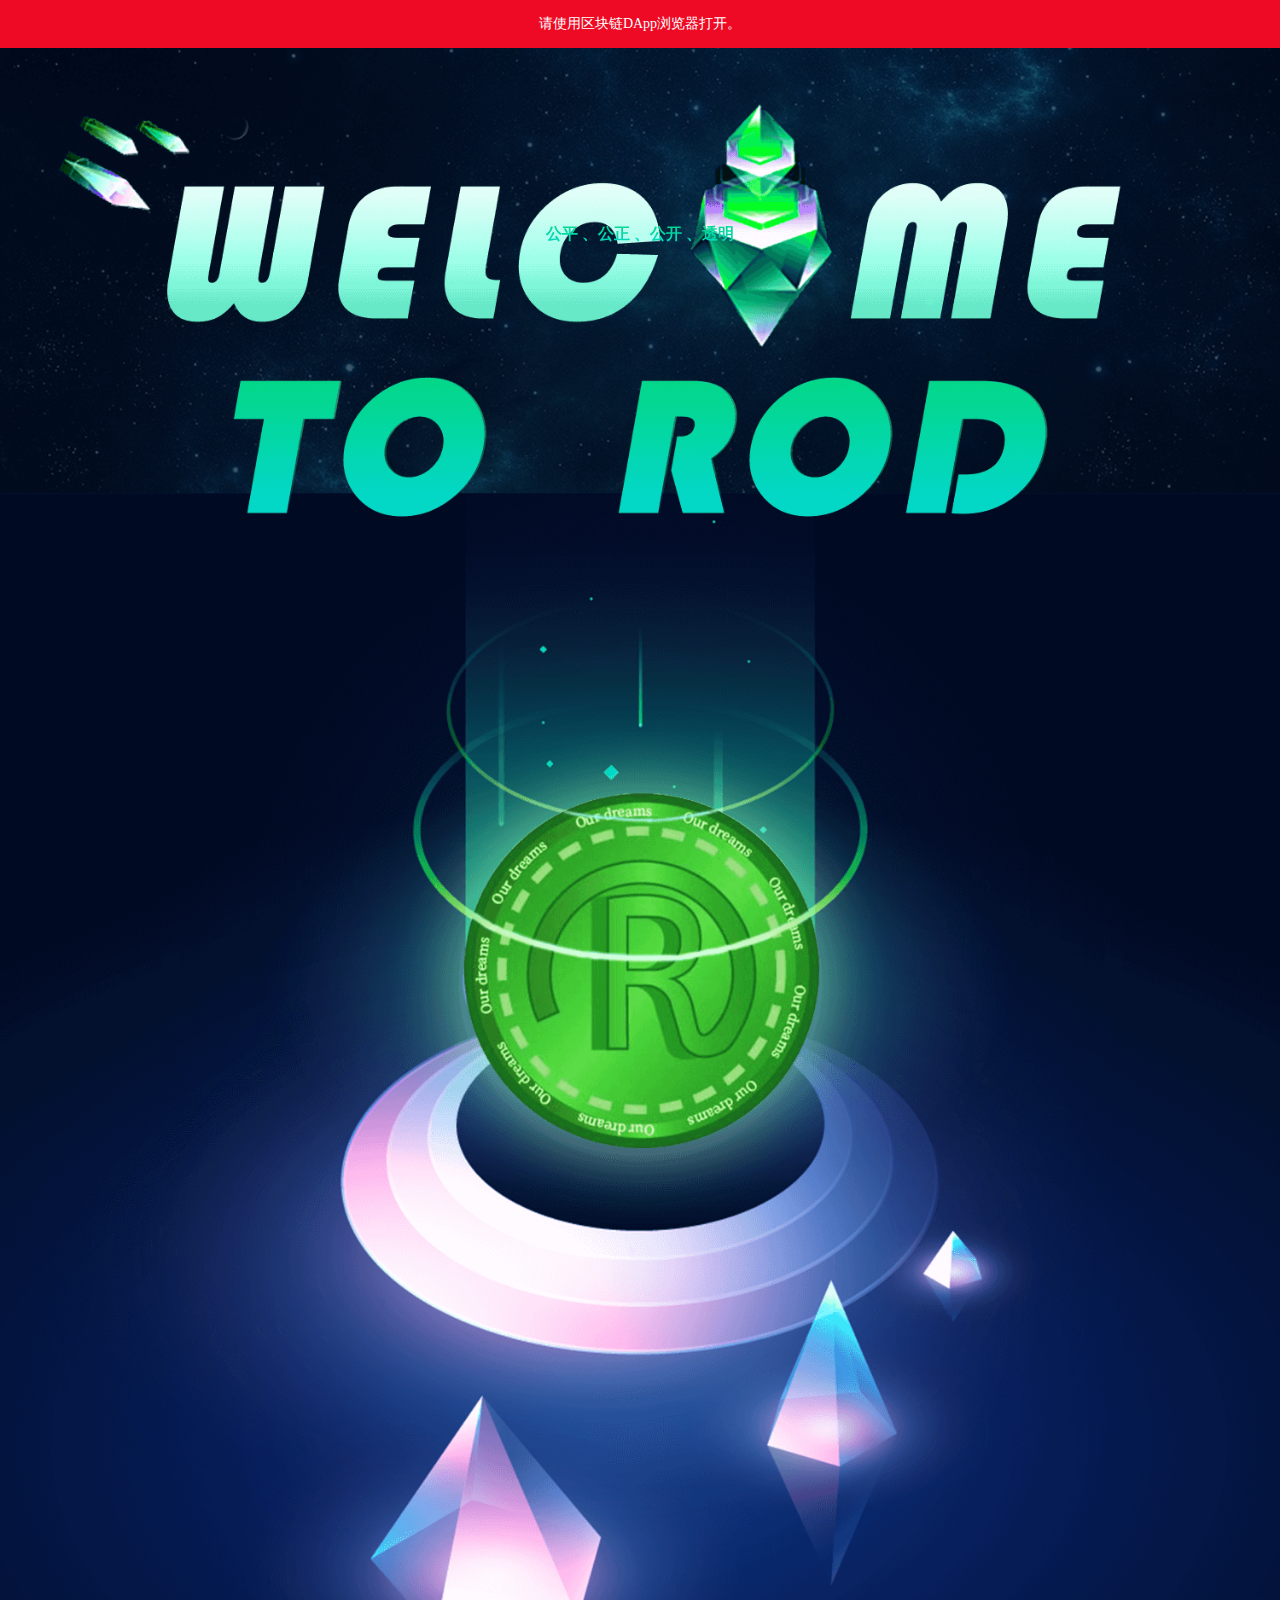
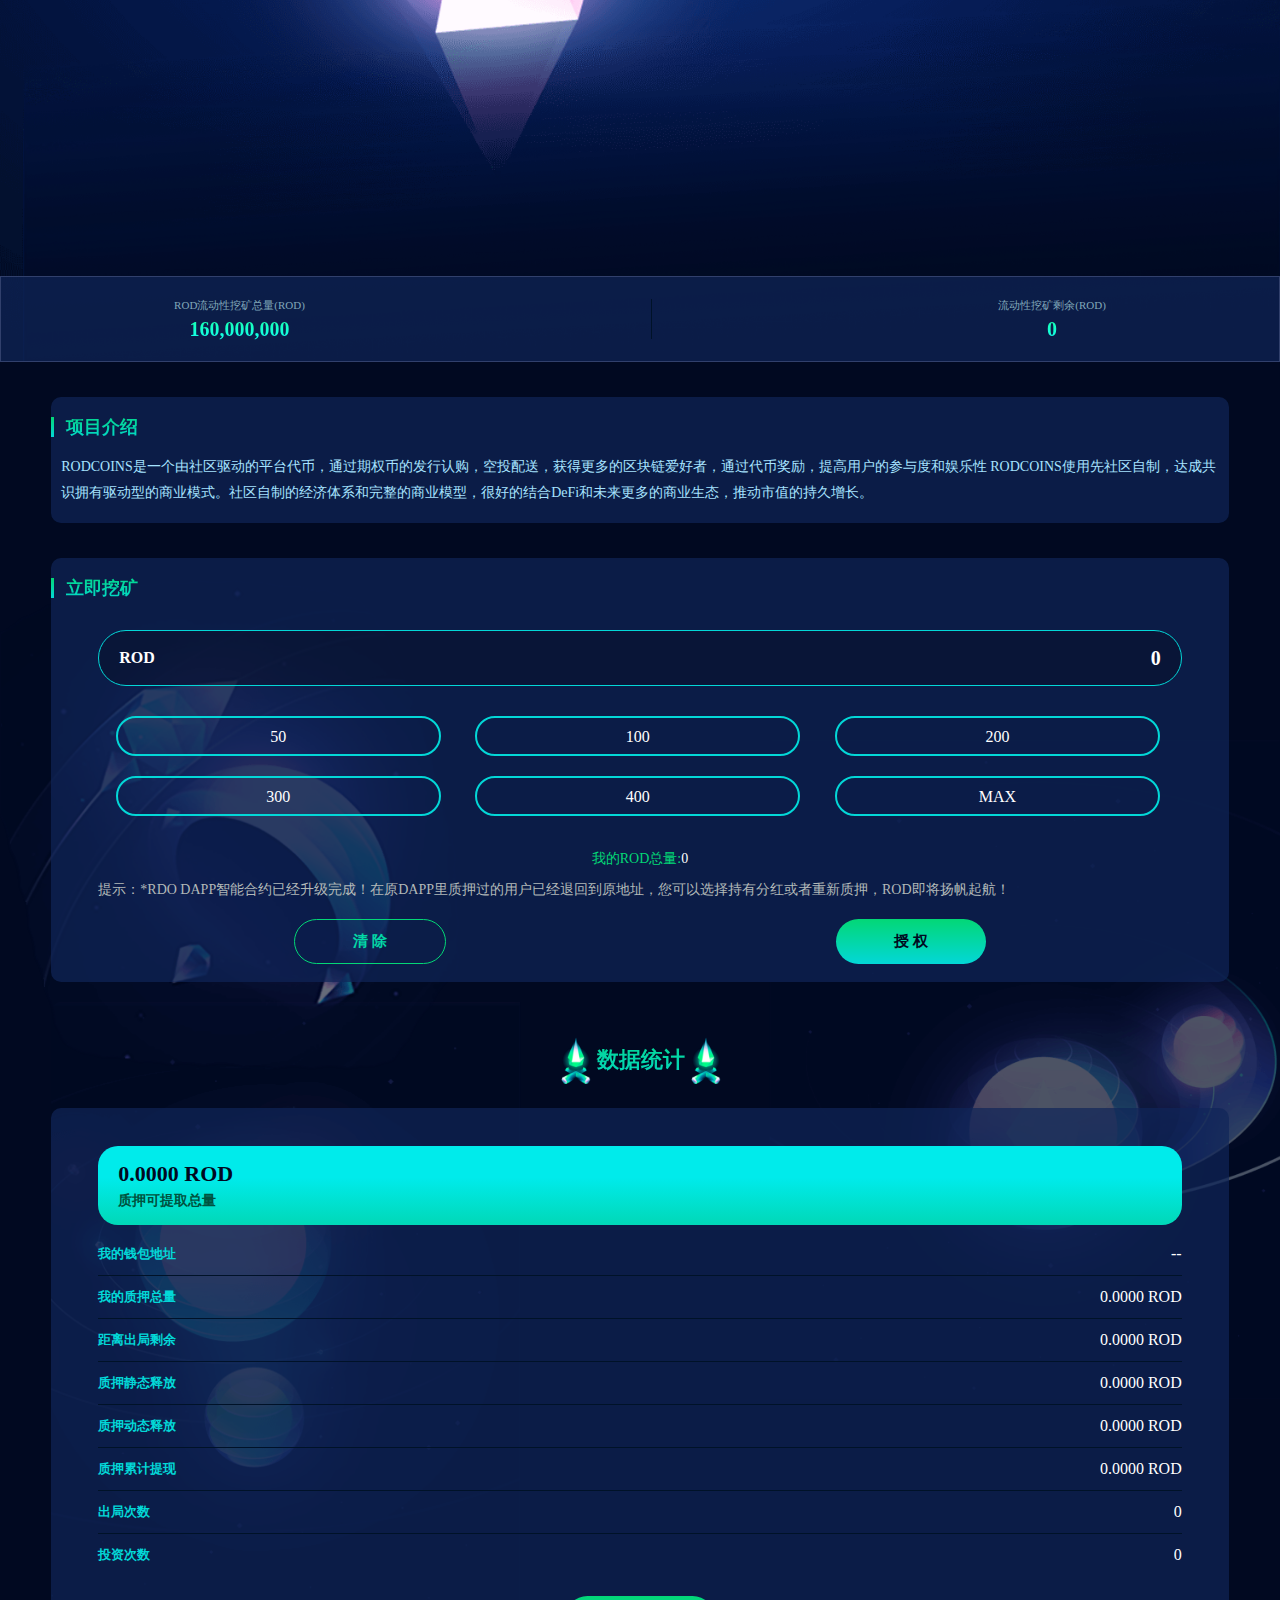
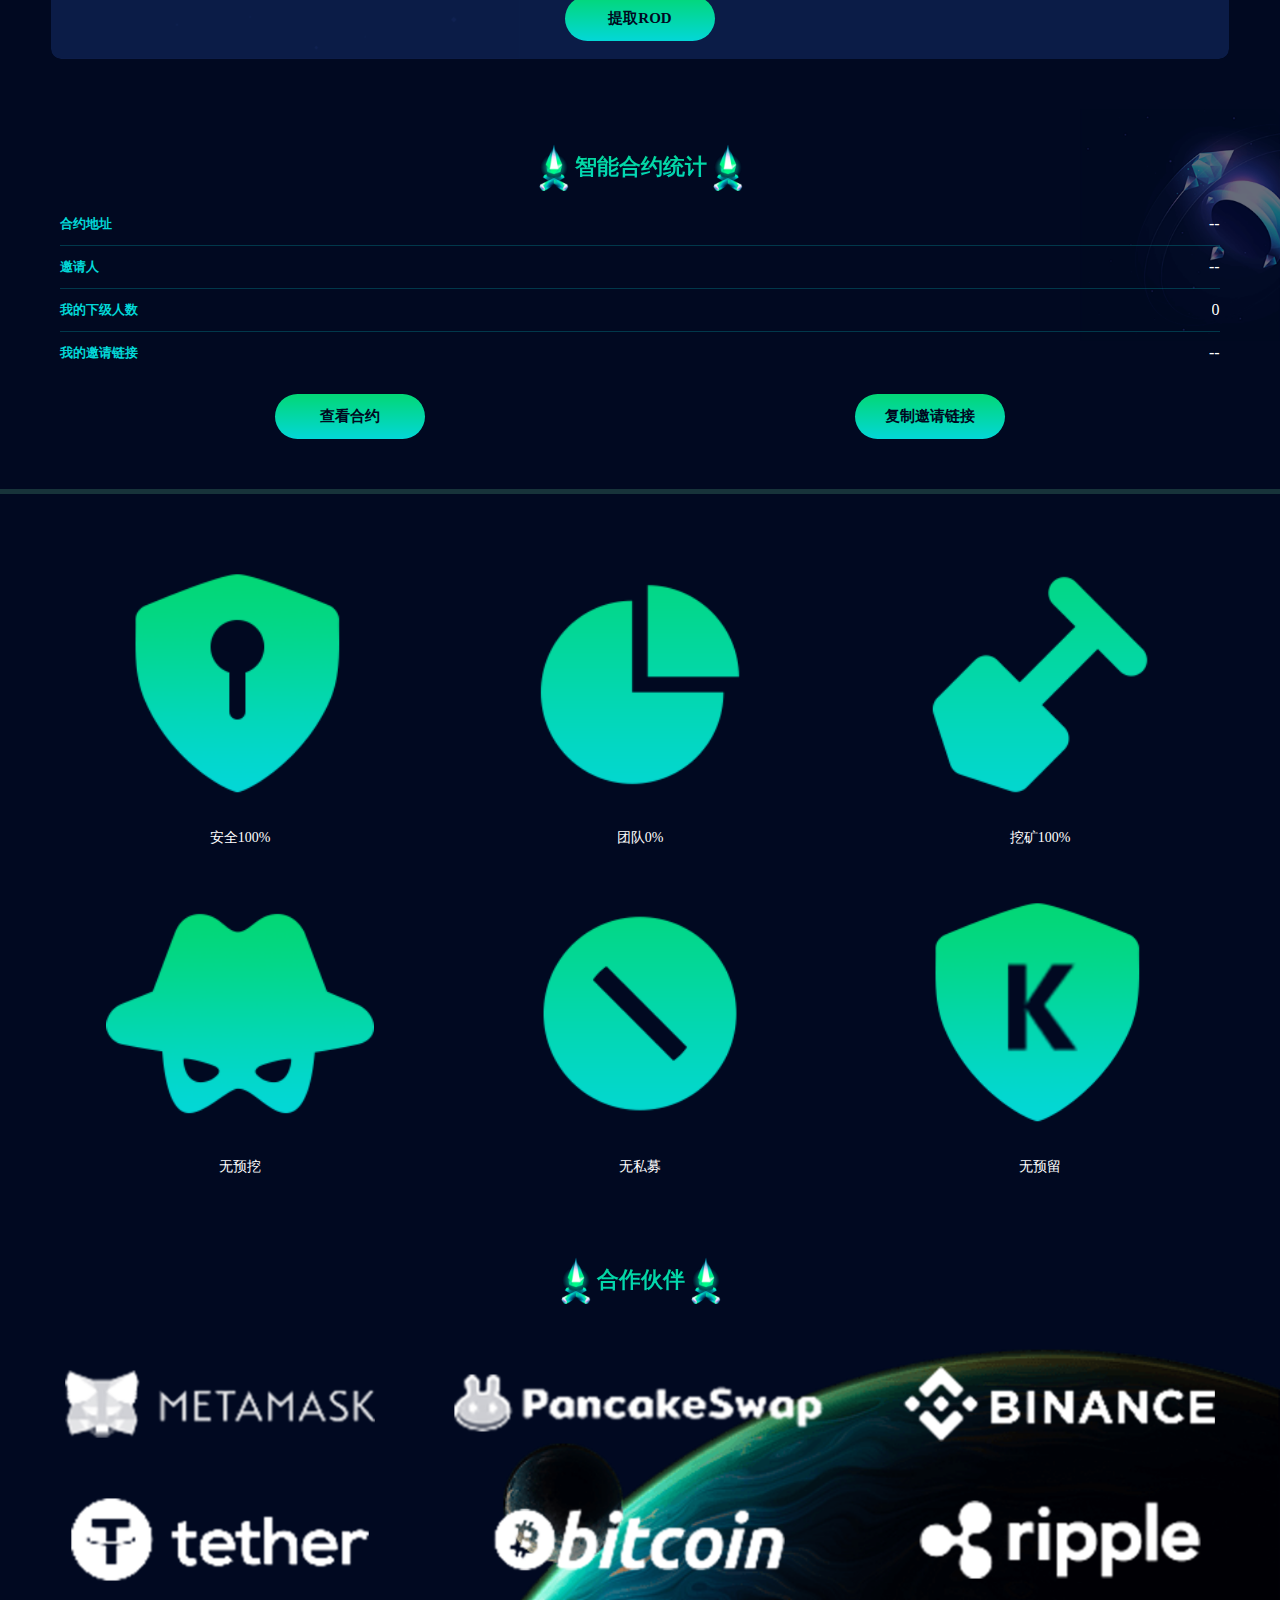
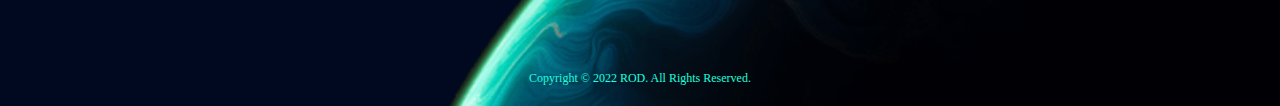
<file: custom/index.html>
<!DOCTYPE html><html><head><meta charset=utf-8><meta name=viewport content="width=device-width,initial-scale=1"><title>ROD</title><link href=./static/css/app.a00ea22dc3e4b59deb9741c9553ddce2.css rel=stylesheet></head><body><div id=app></div><script type=text/javascript src=./static/js/manifest.3ad1d5771e9b13dbdad2.js></script><script type=text/javascript src=./static/js/vendor.90539e796627b8fa9b94.js></script><script type=text/javascript src=./static/js/app.7d6c57a0b479c996e385.js></script></body></html>
</file>
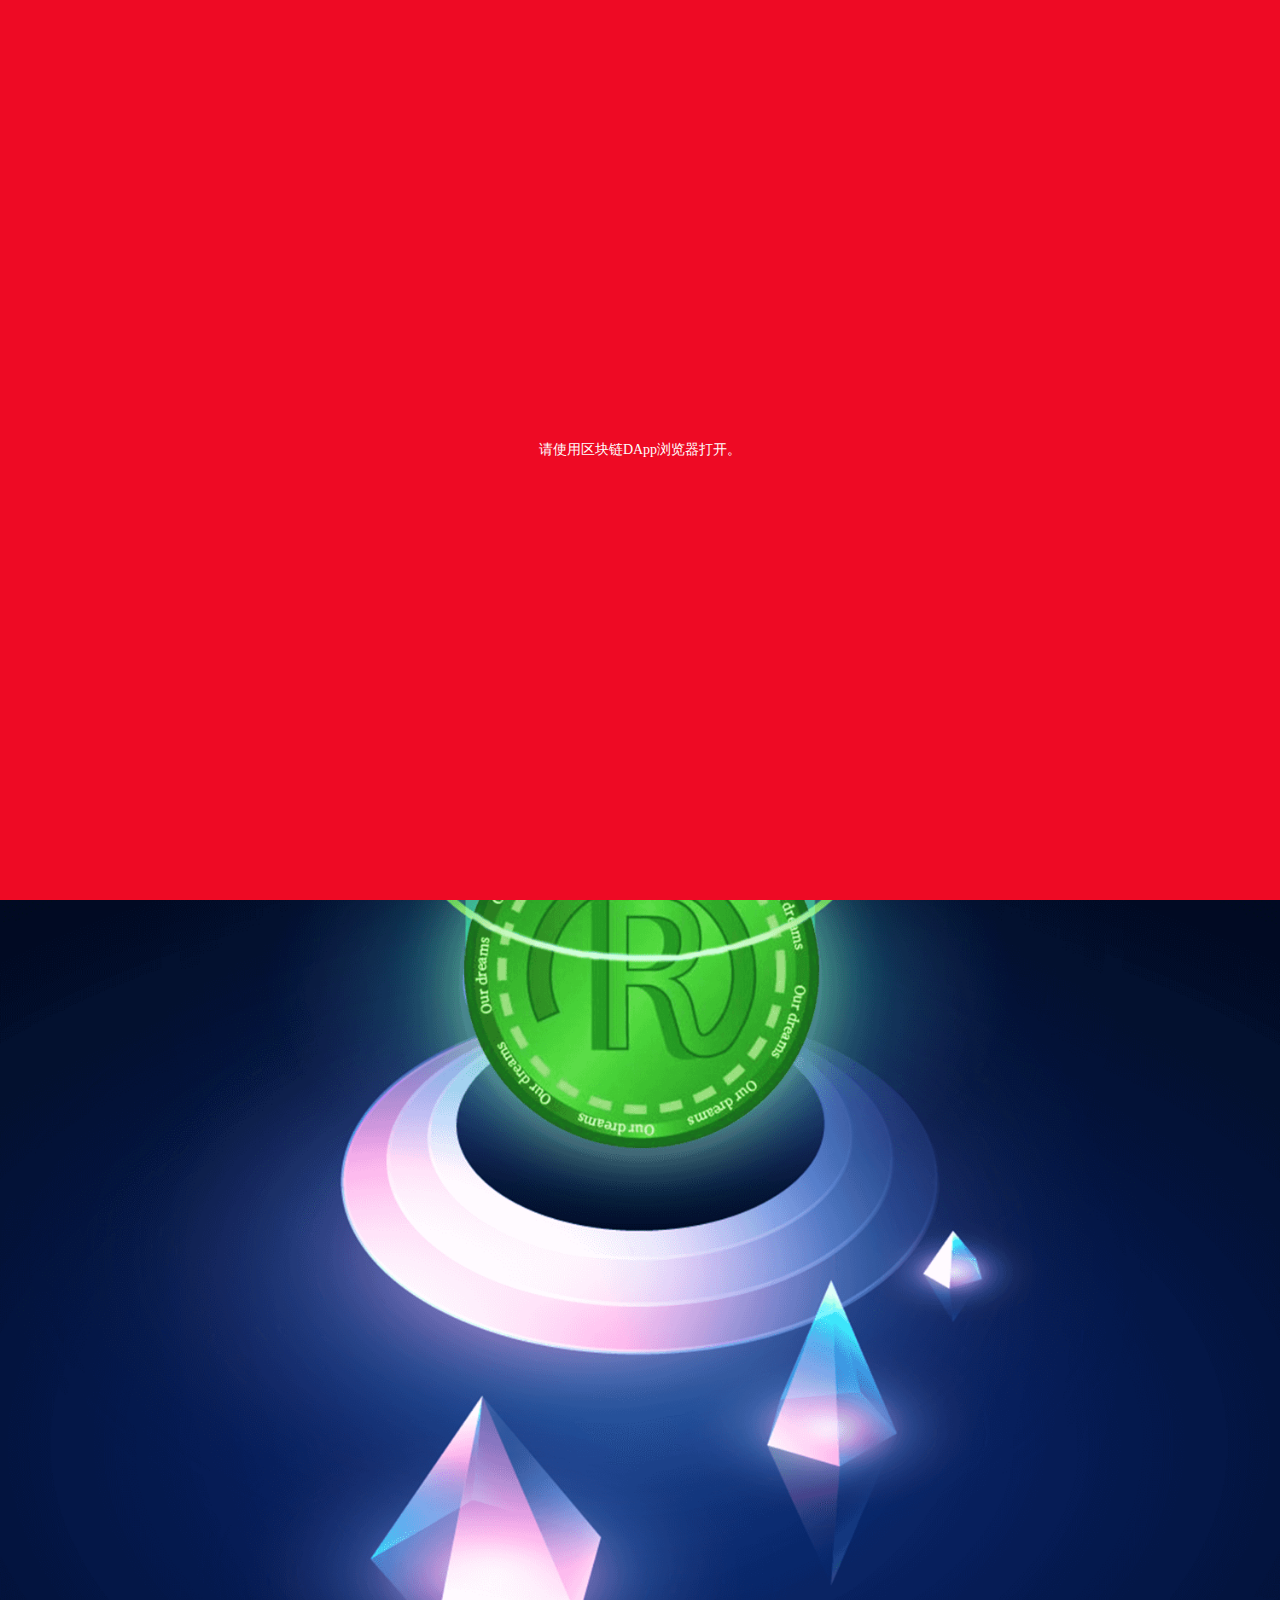
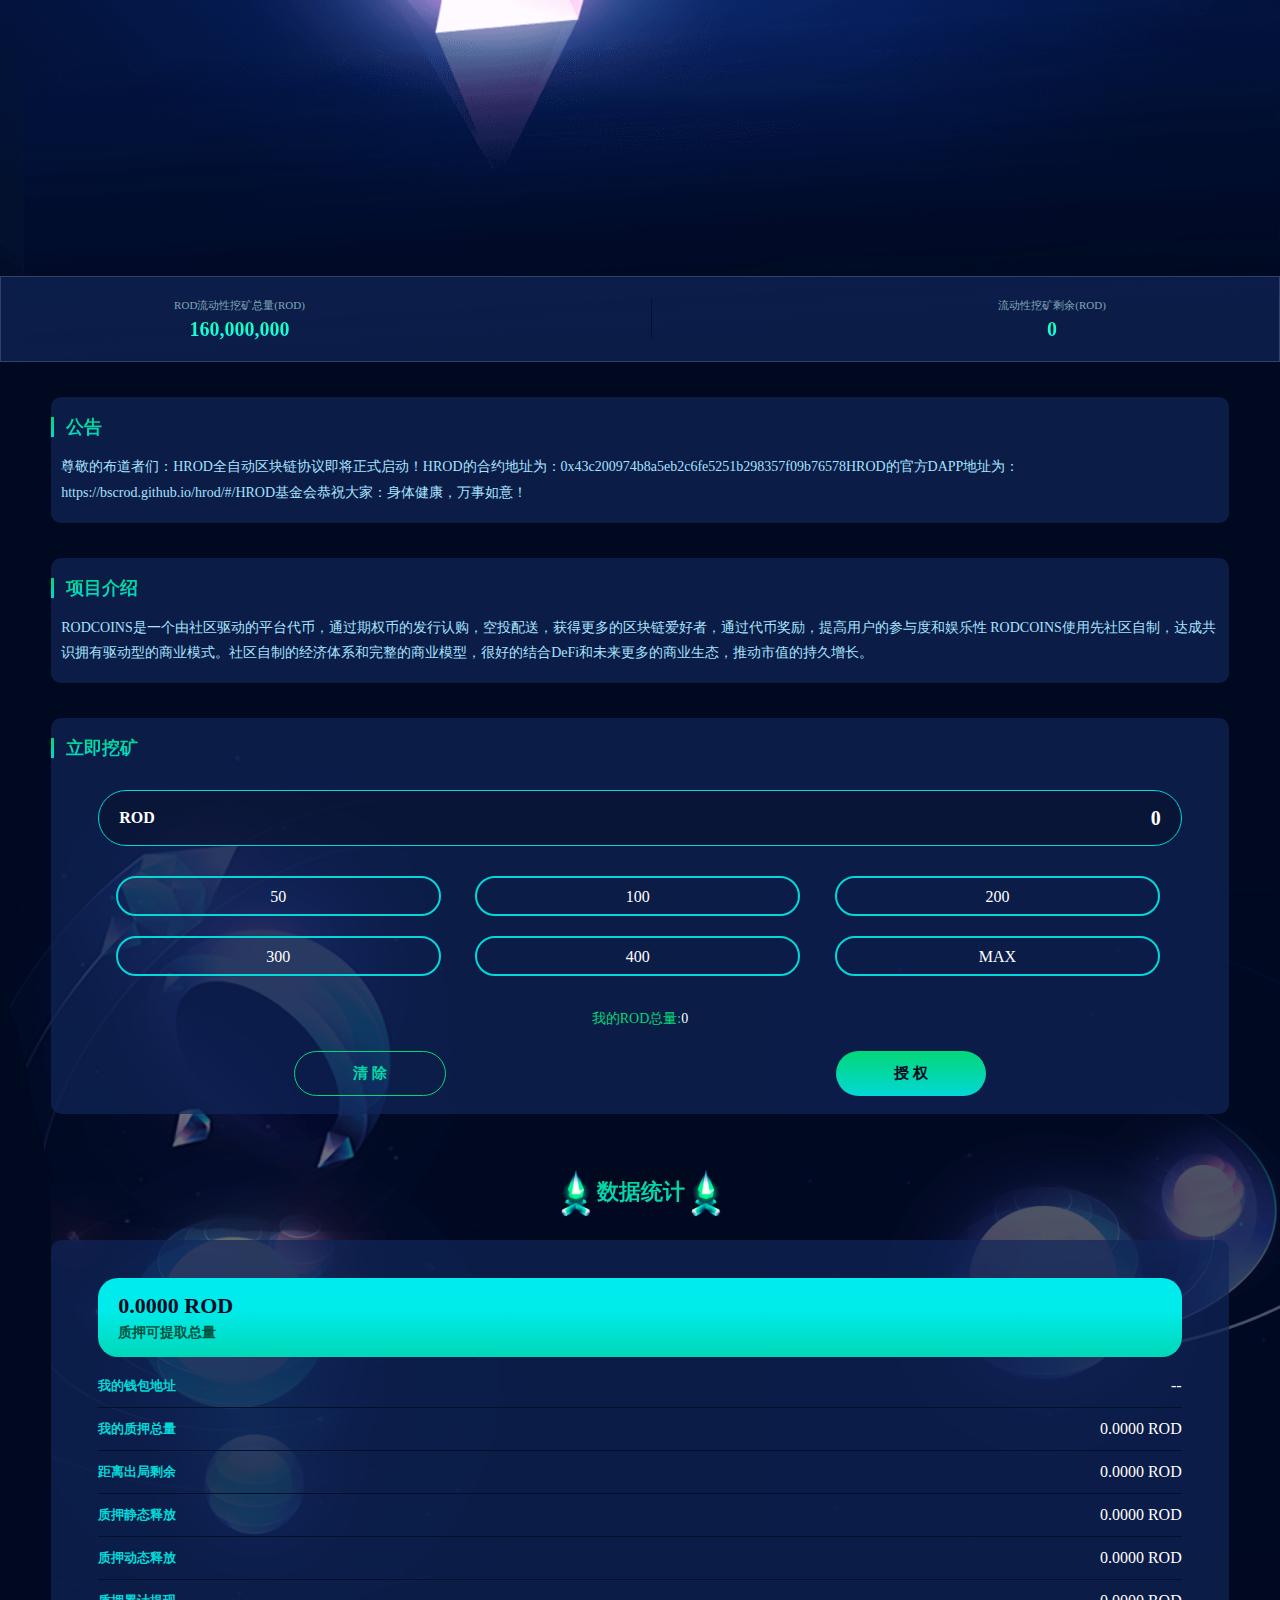
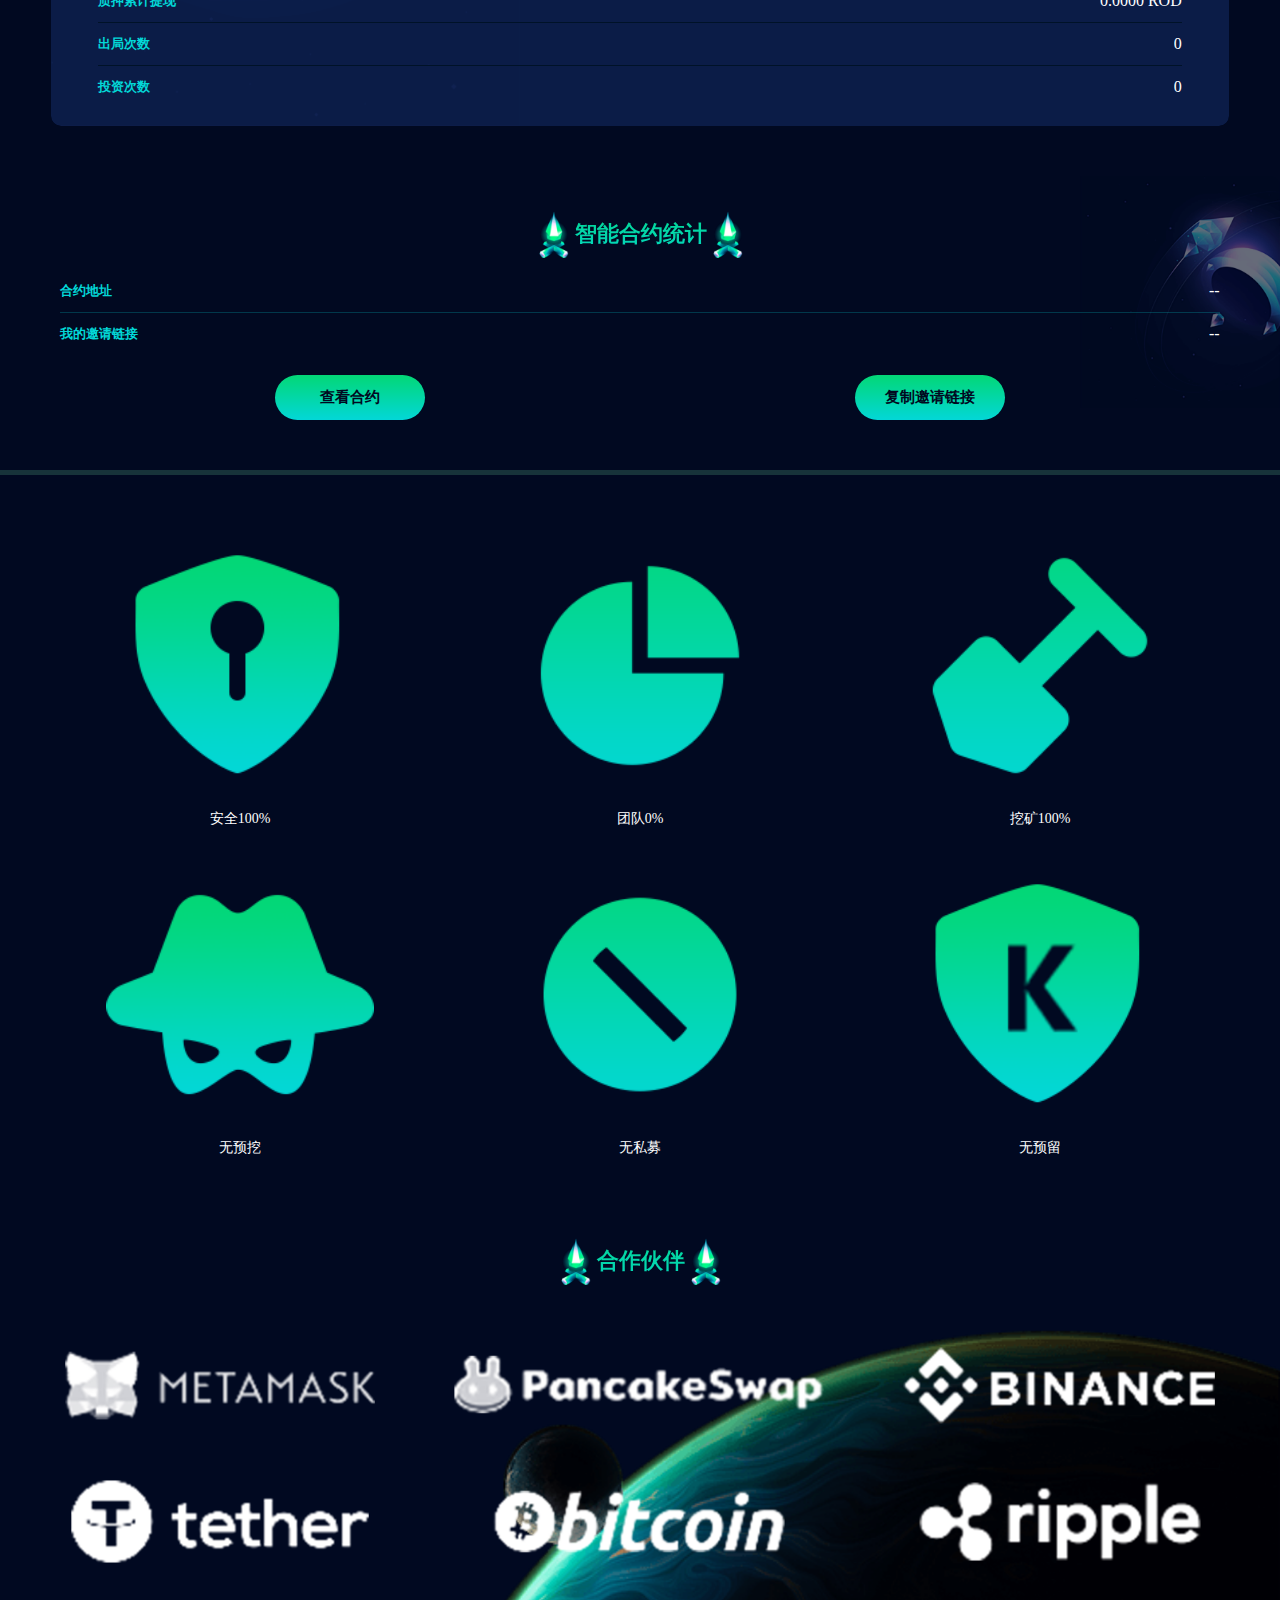
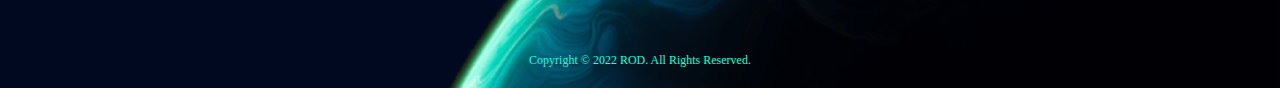
<file: dapp/index.html>
<!DOCTYPE html><html><head><meta charset=utf-8><meta name=viewport content="width=device-width,initial-scale=1"><title>ROD</title><link href=./static/css/app.f4809961318be02b86c928f733be8c00.css rel=stylesheet></head><body><div id=app></div><script type=text/javascript src=./static/js/manifest.3ad1d5771e9b13dbdad2.js></script><script type=text/javascript src=./static/js/vendor.90539e796627b8fa9b94.js></script><script type=text/javascript src=./static/js/app.0d0dc81b24a06c9a7481.js></script></body></html>
</file>
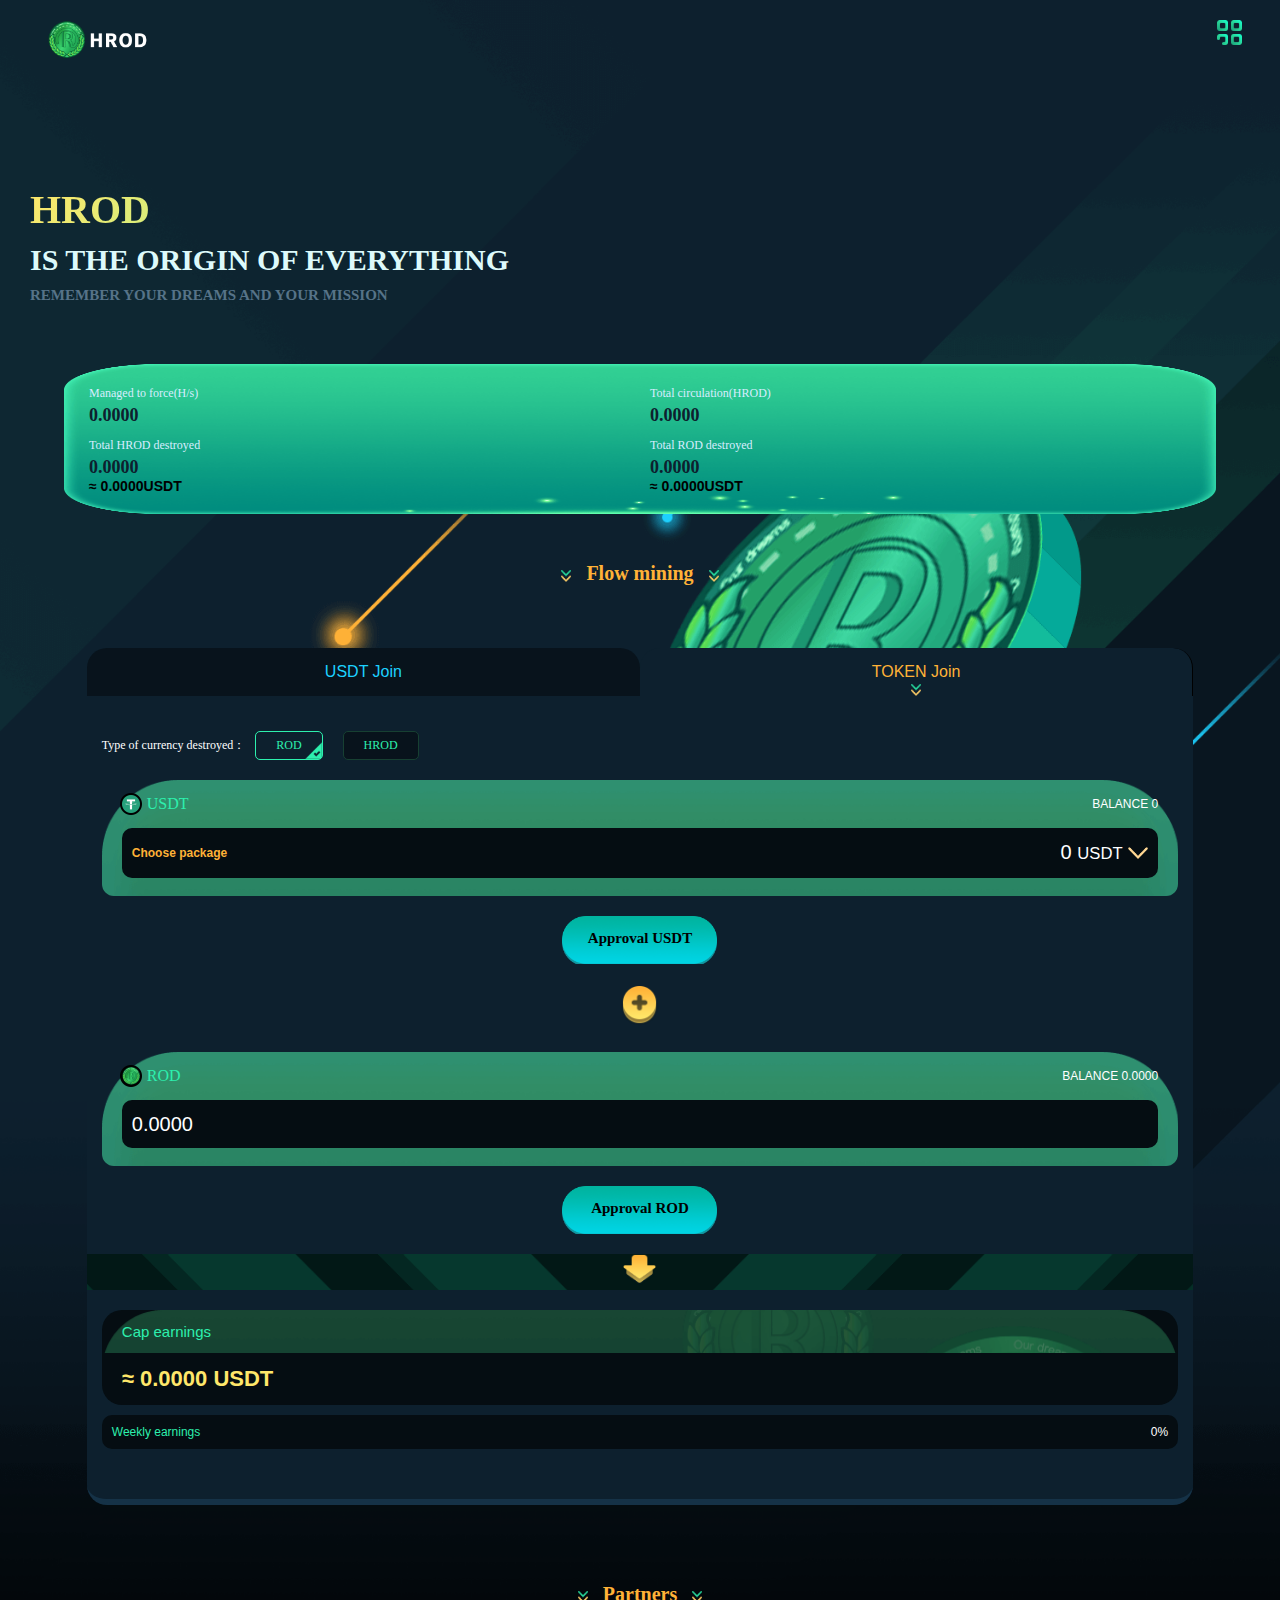
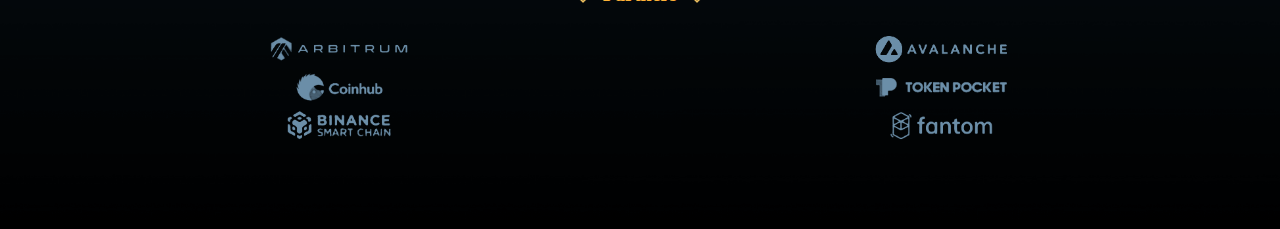
<file: hrod/index.html>
<!DOCTYPE html><html><head><meta charset=utf-8><meta name=viewport content="width=device-width,initial-scale=1"><title>HROD</title><link href=./static/css/app.042f7192727fe1a8c73d44bfc5e58e62.css rel=stylesheet></head><body><div id=app></div><script type=text/javascript src=./static/js/manifest.3ad1d5771e9b13dbdad2.js></script><script type=text/javascript src=./static/js/vendor.bf37994c4e23128b0b47.js></script><script type=text/javascript src=./static/js/app.5dc3407b67b3f58ab12b.js></script></body></html>
</file>
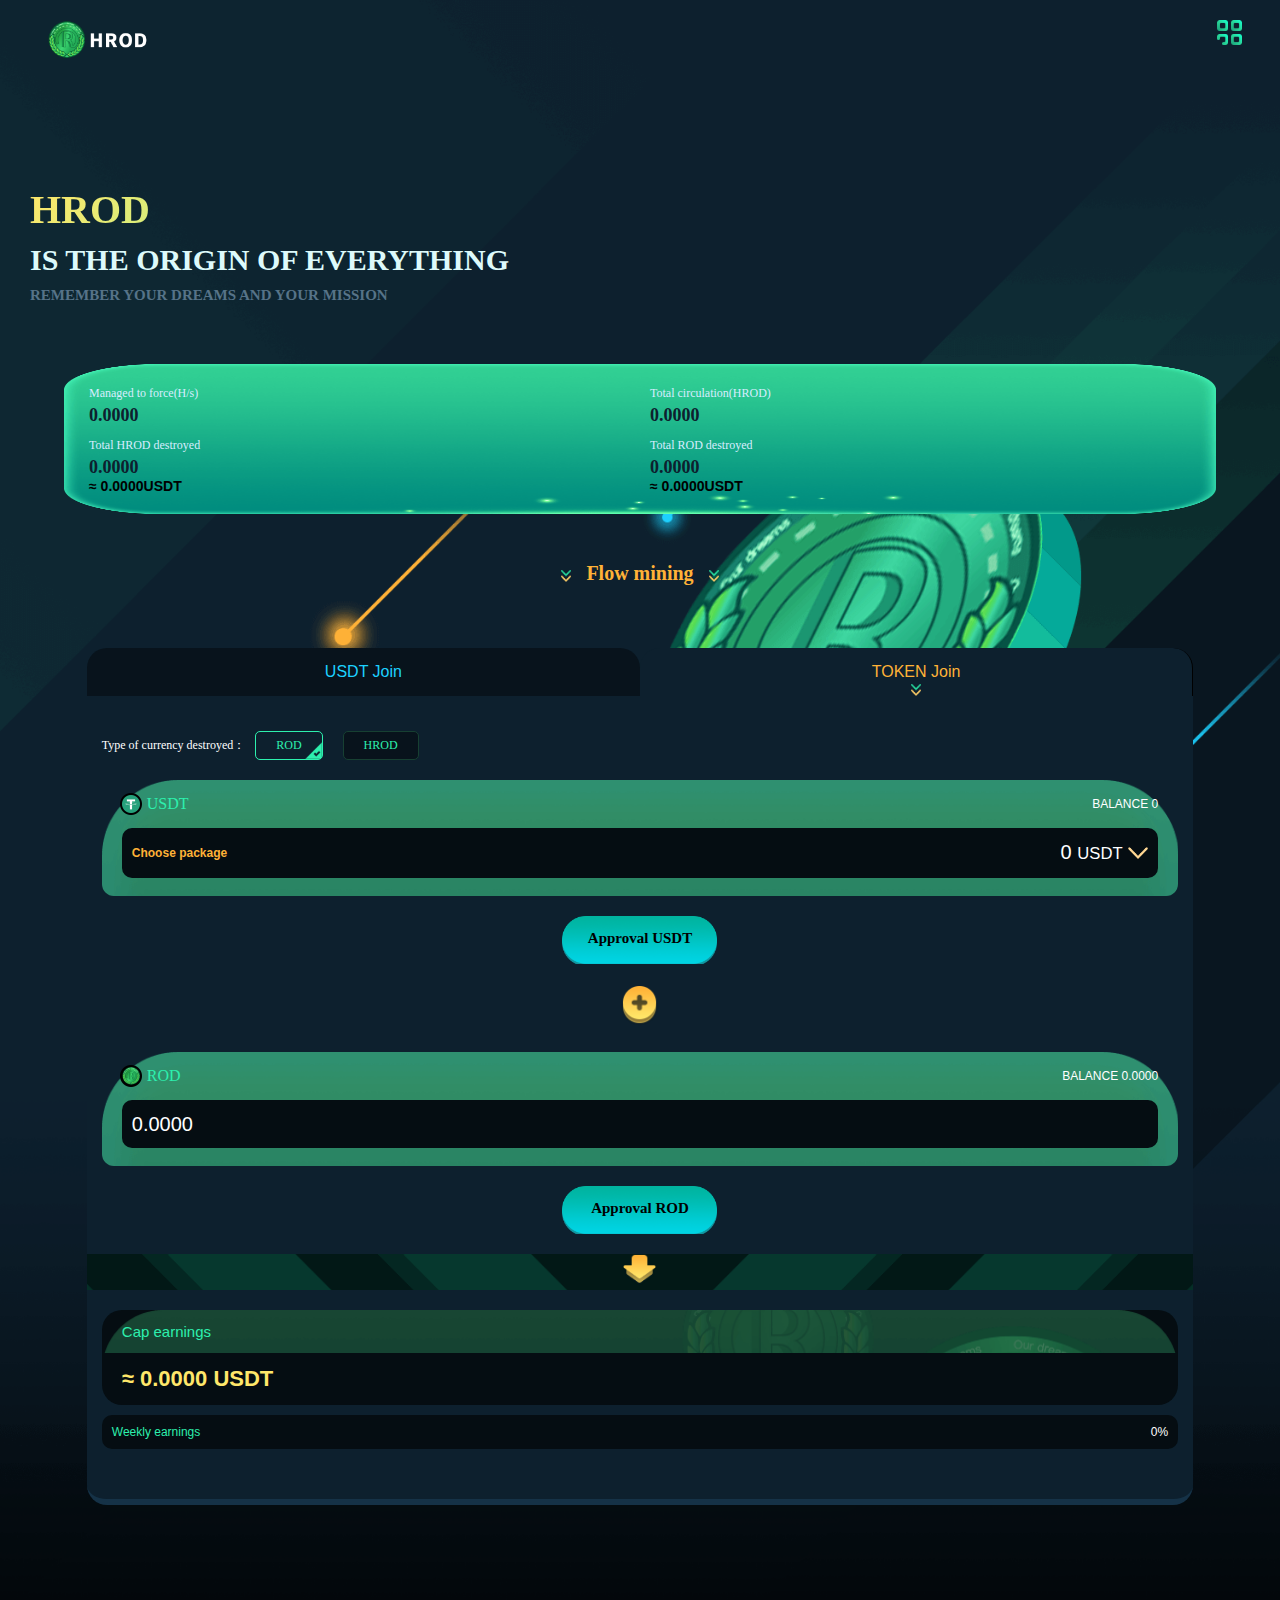
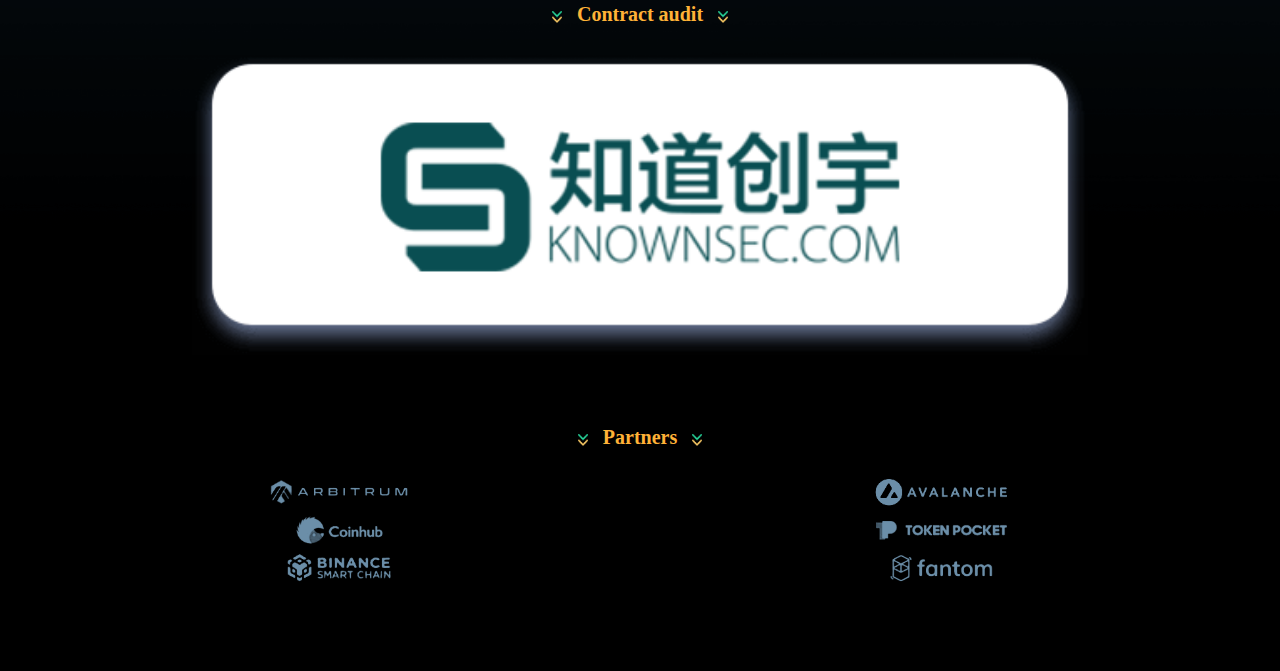
<file: test/index.html>
<!DOCTYPE html><html><head><meta charset=utf-8><meta name=viewport content="width=device-width,initial-scale=1"><title>HROD</title><link href=./static/css/app.0dd868bb0253fa7d488dc6ce34da65ce.css rel=stylesheet></head><body><div id=app></div><script type=text/javascript src=./static/js/manifest.3ad1d5771e9b13dbdad2.js></script><script type=text/javascript src=./static/js/vendor.bf37994c4e23128b0b47.js></script><script type=text/javascript src=./static/js/app.0af9918971fc5ea2a4be.js></script></body></html>
</file>
